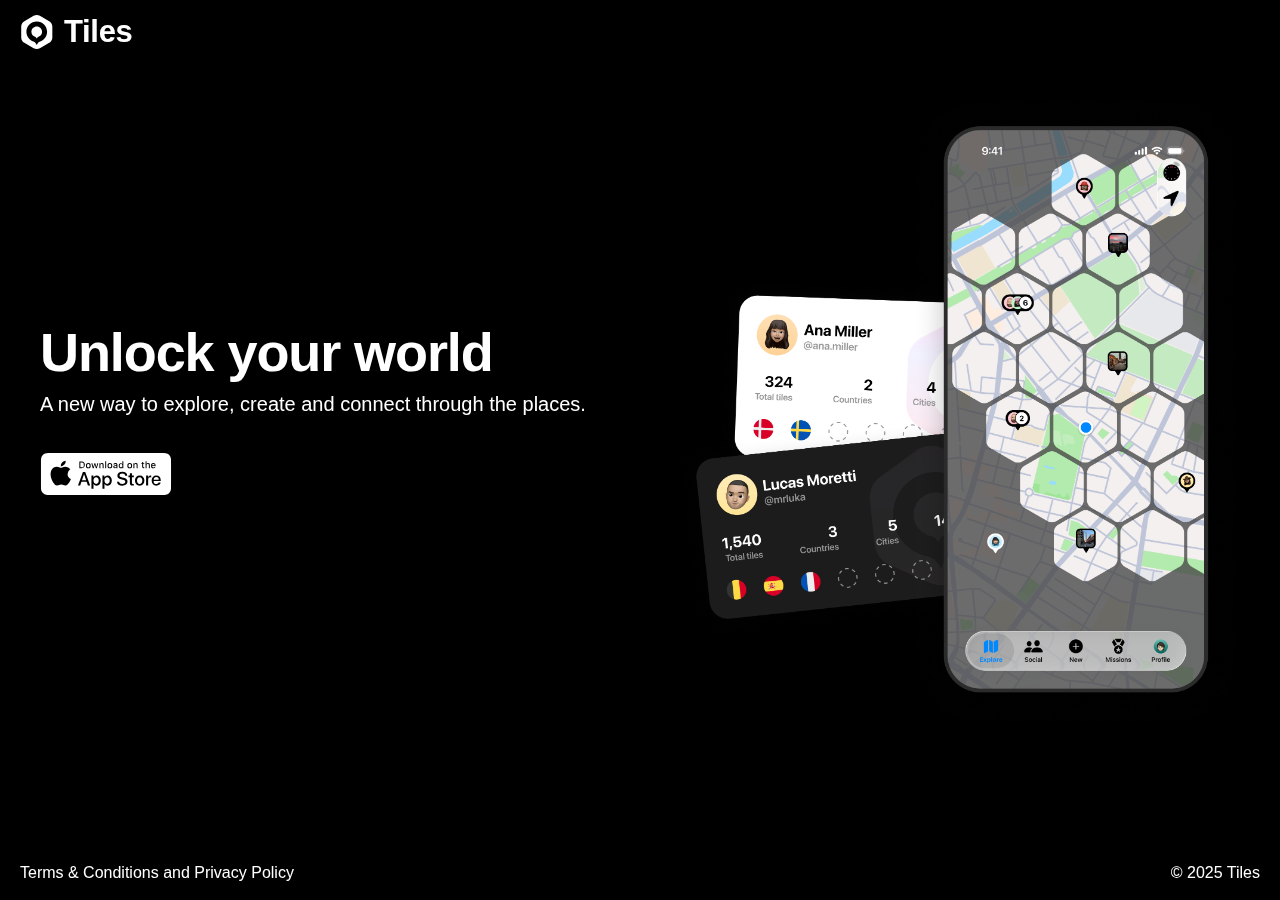
<file: index.html>
<!DOCTYPE html>
<html lang="en">
  <head>
    <meta charset="utf-8" />
    <meta name="viewport" content="width=device-width, initial-scale=1" />
    <title>Tiles — Unlock your world</title>
    <meta name="description" content="Tiles for iOS — simple, elegant, and native. Available now on the App Store." />
    <meta property="og:title" content="Tiles" />
    <meta property="og:description" content="Unlock your world" />
    <meta property="og:type" content="website" />
    <meta property="og:url" content="https://thetiles.app" />
    <meta property="og:site_name" content="Tiles" />
    <meta property="og:image" content="https://thetiles.app/assets/tiles%20banner%20share.jpg" />
    <meta property="og:image:width" content="1200" />
    <meta property="og:image:height" content="630" />
    <meta name="twitter:card" content="summary_large_image" />
    <meta name="twitter:image" content="https://thetiles.app/assets/tiles%20banner%20share.jpg" />
    <link rel="icon" href="assets/logo.svg" type="image/svg+xml" />
    <link rel="preload" href="assets/logo.svg" as="image" />
    <link rel="stylesheet" href="styles.css" />
  </head>
  <body>
    <header class="site-header">
      <div class="header-inner">
        <a class="brand" href="#" aria-label="Tiles home">
          <img src="assets/logo.svg" alt="Tiles logo" class="brand-logo" />
          <span class="brand-name">Tiles</span>
        </a>
        <nav class="top-actions" aria-label="Primary">
          <a class="icon-link" href="https://instagram.com/tilesapp" target="_blank" rel="noopener" aria-label="Instagram">
            <img class="icon" src="assets/InstagramLogo.svg" alt="Instagram" />
            <span class="sr-only">Instagram</span>
          </a>
          <a class="icon-link" href="https://www.threads.net/@tilesapp" target="_blank" rel="noopener" aria-label="Threads">
            <img class="icon" src="assets/ThreadsLogo.svg" alt="Threads" />
            <span class="sr-only">Threads</span>
          </a>
        </nav>
      </div>
    </header>

    <main>
      <section class="hero">
        <div class="hero-inner">
          <div class="hero-content">
            <div class="hero-text-wrapper">
              <div class="hero-copy">
                <h1 class="hero-title">Unlock your world</h1>
                <p class="hero-subtitle">A new way to explore, create and connect through the places.</p>
              </div>
              <a href="https://apps.apple.com/us/app/tiles-unlock-your-world/id6753957721" class="app-store-link hero-note-desktop" target="_blank" rel="noopener"><img src="assets/app-store-badge.svg" alt="Download on the App Store" class="app-store-badge" /></a>
            </div>
            <div class="hero-media">
              <img src="assets/full%20group.png" alt="Tiles on iPhone" class="hero-image" />
            </div>
            <a href="https://apps.apple.com/us/app/tiles-unlock-your-world/id6753957721" class="app-store-link hero-note-mobile" target="_blank" rel="noopener"><img src="assets/app-store-badge.svg" alt="Download on the App Store" class="app-store-badge" /></a>
          </div>
        </div>
      </section>
    </main>

    <footer class="site-footer">
      <div class="footer-inner">
        <div class="legal">
          <a href="legal" aria-label="Terms &amp; Conditions and Privacy Policy">Terms &amp; Conditions and Privacy Policy</a>
        </div>
        <div class="copyright">© 2025 Tiles</div>
      </div>
    </footer>
  </body>
</html>
</file>
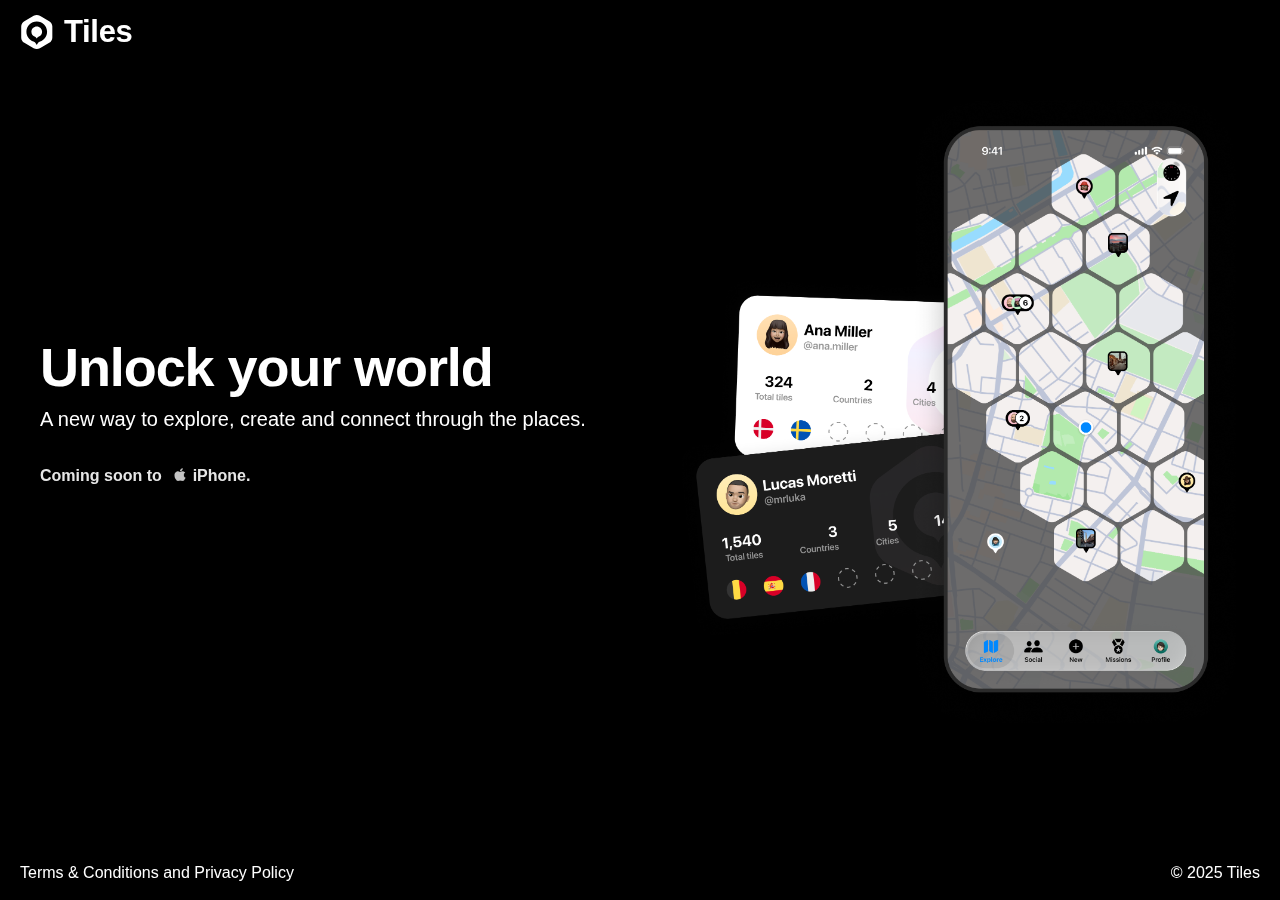
<file: homepage/index.html>
<!DOCTYPE html>
<html lang="en">
  <head>
    <meta charset="utf-8" />
    <meta name="viewport" content="width=device-width, initial-scale=1" />
    <title>Tiles — Unlock your world</title>
    <meta name="description" content="Tiles for iOS — simple, elegant, and native. Coming soon." />
    <meta property="og:title" content="Tiles — Unlock your world" />
    <meta property="og:description" content="Tiles for iOS — simple, elegant, and native. Coming soon." />
    <meta property="og:type" content="website" />
    <meta property="og:image" content="../assets/hero-preview.png" />
    <link rel="icon" href="../assets/logo.svg" type="image/svg+xml" />
    <link rel="preload" href="../assets/logo.svg" as="image" />
    <link rel="stylesheet" href="../styles.css" />
  </head>
  <body>
    <header class="site-header">
      <div class="header-inner">
        <a class="brand" href="../homepage" aria-label="Tiles home">
          <img src="../assets/logo.svg" alt="Tiles logo" class="brand-logo" />
          <span class="brand-name">Tiles</span>
        </a>
        <nav class="top-actions" aria-label="Primary">
          <a class="icon-link" href="https://instagram.com/tilesapp" target="_blank" rel="noopener" aria-label="Instagram">
            <img class="icon" src="../assets/InstagramLogo.svg" alt="Instagram" />
            <span class="sr-only">Instagram</span>
          </a>
          <a class="icon-link" href="https://www.threads.net/@tilesapp" target="_blank" rel="noopener" aria-label="Threads">
            <img class="icon" src="../assets/ThreadsLogo.svg" alt="Threads" />
            <span class="sr-only">Threads</span>
          </a>
        </nav>
      </div>
    </header>

    <main>
      <section class="hero">
        <div class="hero-inner">
          <div class="hero-content">
            <div class="hero-copy">
              <h1 class="hero-title">Unlock your world</h1>
              <p class="hero-subtitle">A new way to explore, create and connect through the places.</p>
              <p class="hero-note">Coming soon to <img src="../assets/apple.png" alt="" class="apple-icon" aria-hidden="true" /> iPhone.</p>
            </div>
            <div class="hero-media">
              <img src="../assets/full%20group.png" alt="Tiles on iPhone" class="hero-image" />
            </div>
          </div>
        </div>
      </section>
    </main>

    <footer class="site-footer">
      <div class="footer-inner">
        <div class="legal">
          <a href="../legal" aria-label="Terms &amp; Conditions and Privacy Policy">Terms &amp; Conditions and Privacy Policy</a>
        </div>
        <div class="copyright">© 2025 Tiles</div>
      </div>
    </footer>
  </body>
</html>
</file>
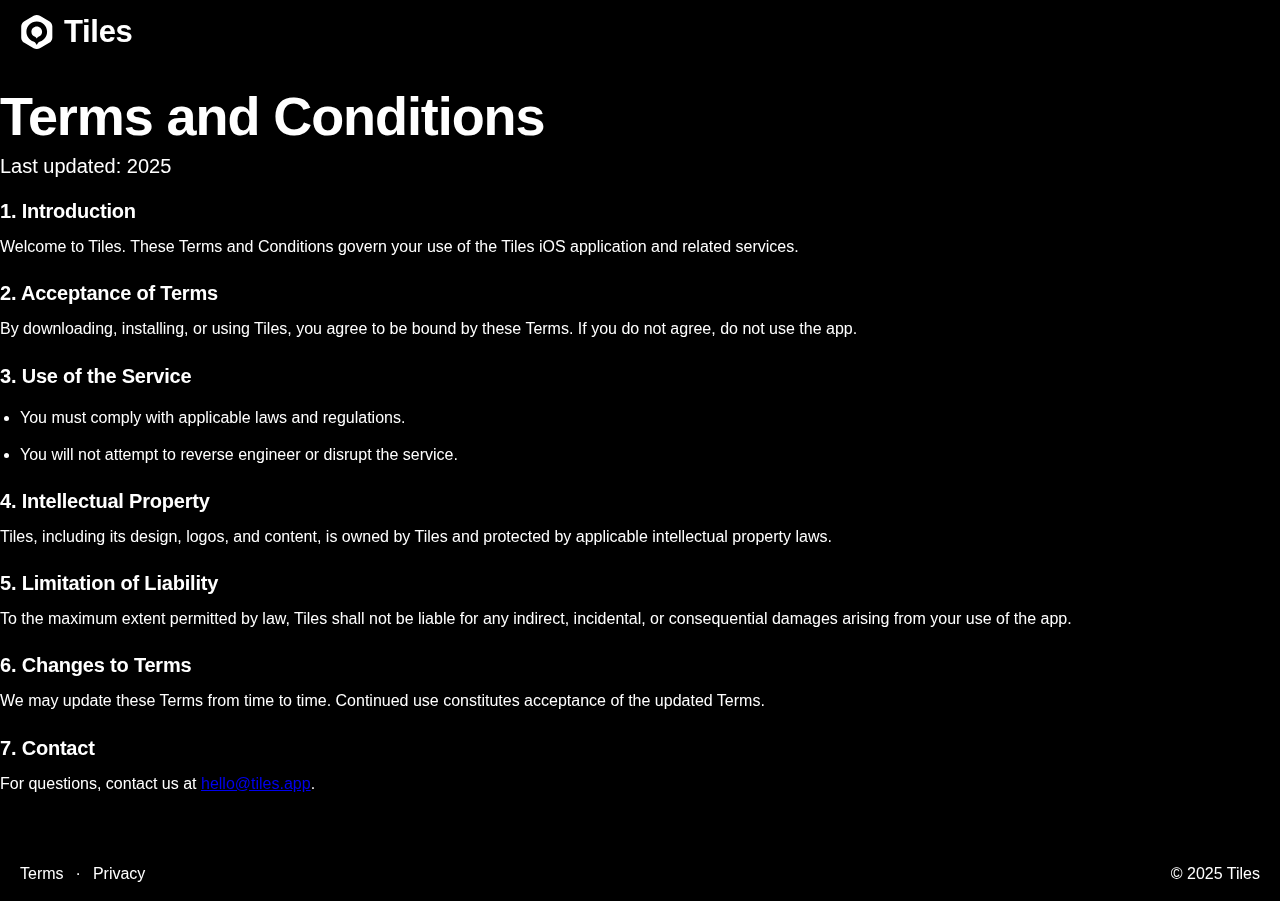
<file: legal/index.html>
<!DOCTYPE html>
<html lang="en">
  <head>
    <meta charset="utf-8" />
    <meta name="viewport" content="width=device-width, initial-scale=1" />
    <title>Tiles — Terms and Conditions</title>
    <meta name="description" content="Tiles Terms and Conditions" />
    <link rel="icon" href="../assets/logo.svg" type="image/svg+xml" />
    <link rel="stylesheet" href="../styles.css" />
    <style>
      .doc-wrapper { padding: 24px 0 8px; }
      .doc-content {
        border: none;
        border-radius: 0;
        background: transparent;
        padding: 0;
      }
      .doc-content h2 {
        margin: 22px 0 10px;
        font-size: 20px;
        letter-spacing: -0.01em;
      }
      .doc-content p, .doc-content li {
        color: var(--muted);
        line-height: 1.7;
        font-size: 16px;
        margin: 10px 0;
      }
      .doc-content ol, .doc-content ul {
        padding-left: 20px;
      }
    </style>
  </head>
  <body>
    <header class="site-header">
      <div class="header-inner">
        <a class="brand" href="/" aria-label="Tiles home">
          <img src="../assets/logo.svg" alt="Tiles logo" class="brand-logo" />
          <span class="brand-name">Tiles</span>
        </a>
        <nav class="top-actions" aria-label="Primary">
          <a class="icon-link" href="https://instagram.com/tilesapp" target="_blank" rel="noopener" aria-label="Instagram">
            <img class="icon" src="../assets/InstagramLogo.svg" alt="Instagram" />
            <span class="sr-only">Instagram</span>
          </a>
          <a class="icon-link" href="https://www.threads.net/@tilesapp" target="_blank" rel="noopener" aria-label="Threads">
            <img class="icon" src="../assets/ThreadsLogo.svg" alt="Threads" />
            <span class="sr-only">Threads</span>
          </a>
        </nav>
      </div>
    </header>

    <main>
      <section class="doc-wrapper">
          <h1 class="hero-title" style="margin-bottom: 10px;">Terms and Conditions</h1>
          <p class="hero-subtitle" style="margin-bottom: 18px;">Last updated: 2025</p>
          <article class="doc-content" id="terms-content">
            <h2>1. Introduction</h2>
            <p>Welcome to Tiles. These Terms and Conditions govern your use of the Tiles iOS application and related services.</p>

            <h2>2. Acceptance of Terms</h2>
            <p>By downloading, installing, or using Tiles, you agree to be bound by these Terms. If you do not agree, do not use the app.</p>

            <h2>3. Use of the Service</h2>
            <ul>
              <li>You must comply with applicable laws and regulations.</li>
              <li>You will not attempt to reverse engineer or disrupt the service.</li>
            </ul>

            <h2>4. Intellectual Property</h2>
            <p>Tiles, including its design, logos, and content, is owned by Tiles and protected by applicable intellectual property laws.</p>

            <h2>5. Limitation of Liability</h2>
            <p>To the maximum extent permitted by law, Tiles shall not be liable for any indirect, incidental, or consequential damages arising from your use of the app.</p>

            <h2>6. Changes to Terms</h2>
            <p>We may update these Terms from time to time. Continued use constitutes acceptance of the updated Terms.</p>

            <h2>7. Contact</h2>
            <p>For questions, contact us at <a href="mailto:hello@tiles.app">hello@tiles.app</a>.</p>
          </article>
      </section>
    </main>

    <footer class="site-footer">
      <div class="footer-inner">
        <div class="legal">
          <a href="../legal" aria-label="Terms and Conditions">Terms</a>
          <span aria-hidden="true">·</span>
          <a href="../Tiles_Privacy_Policy_Formal_2025.pdf" aria-label="Privacy Policy">Privacy</a>
        </div>
        <div class="copyright">© 2025 Tiles</div>
      </div>
    </footer>
  </body>
</html>
</file>
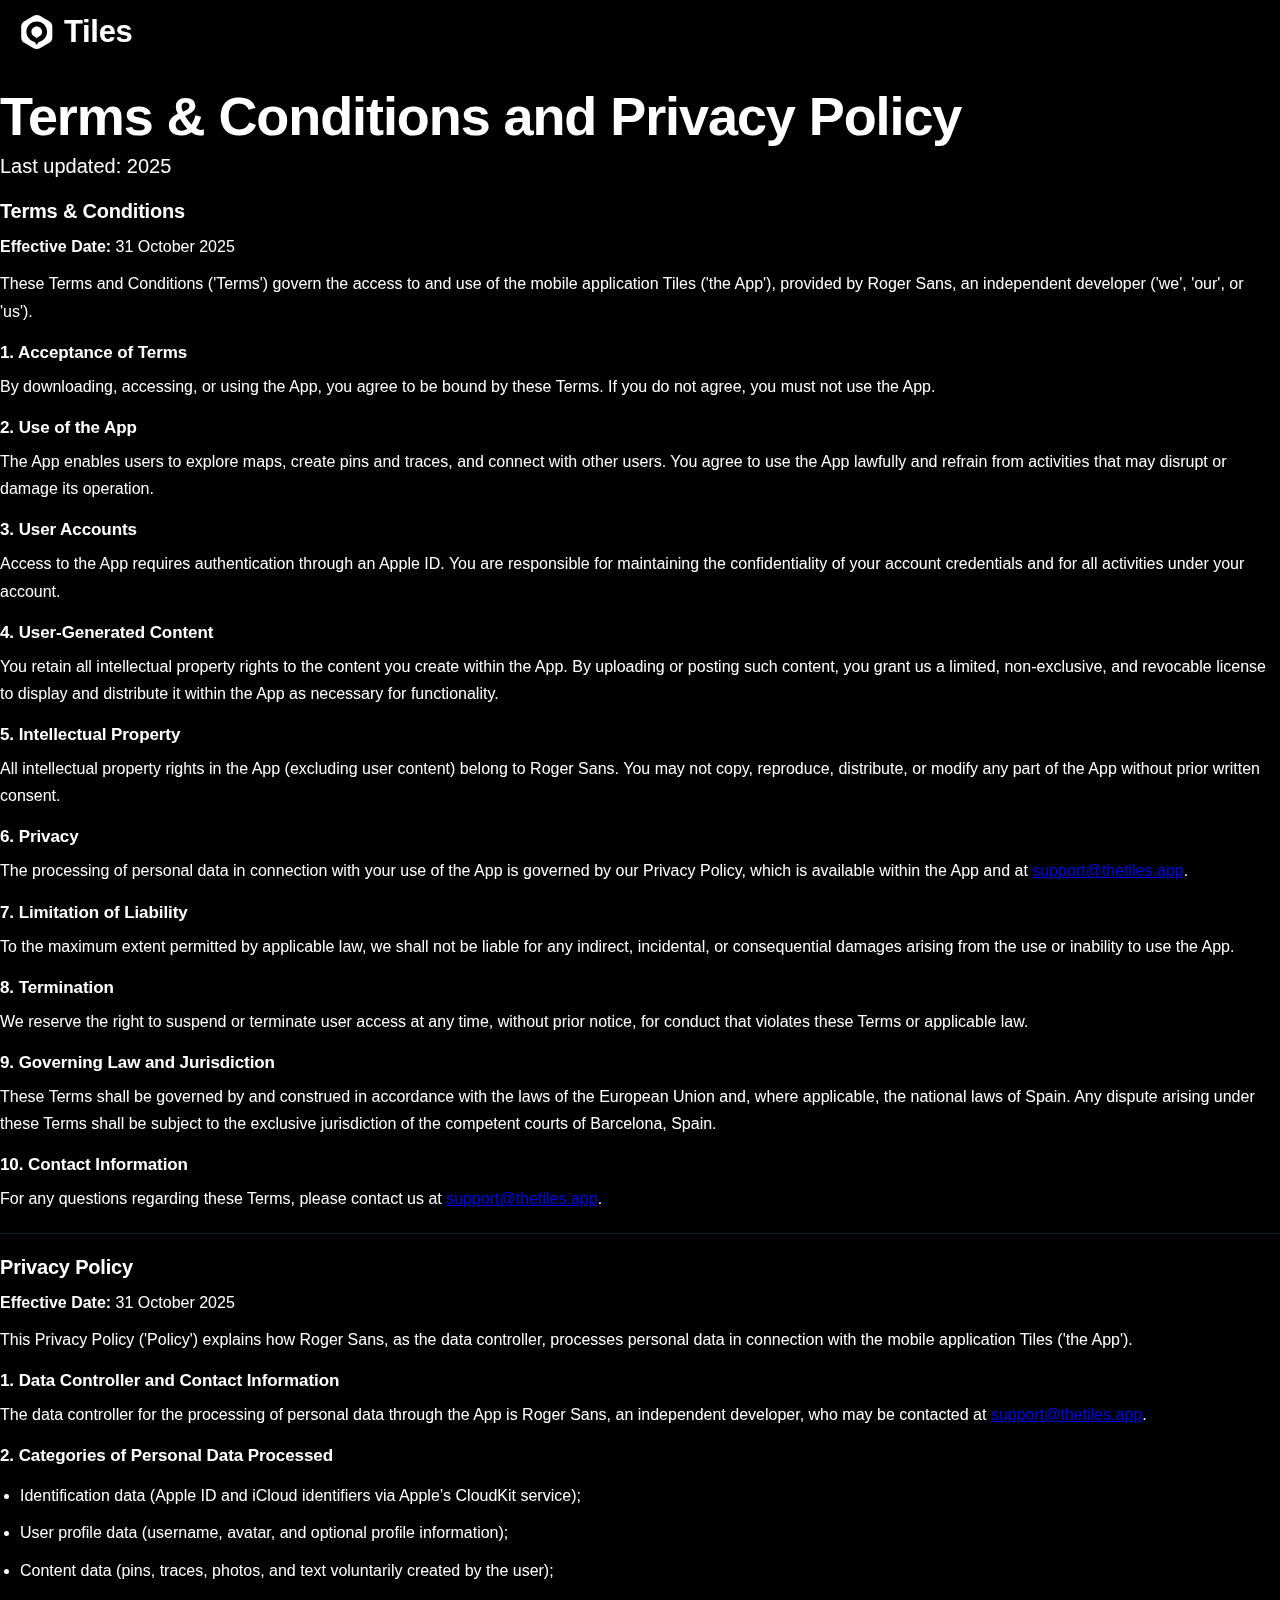
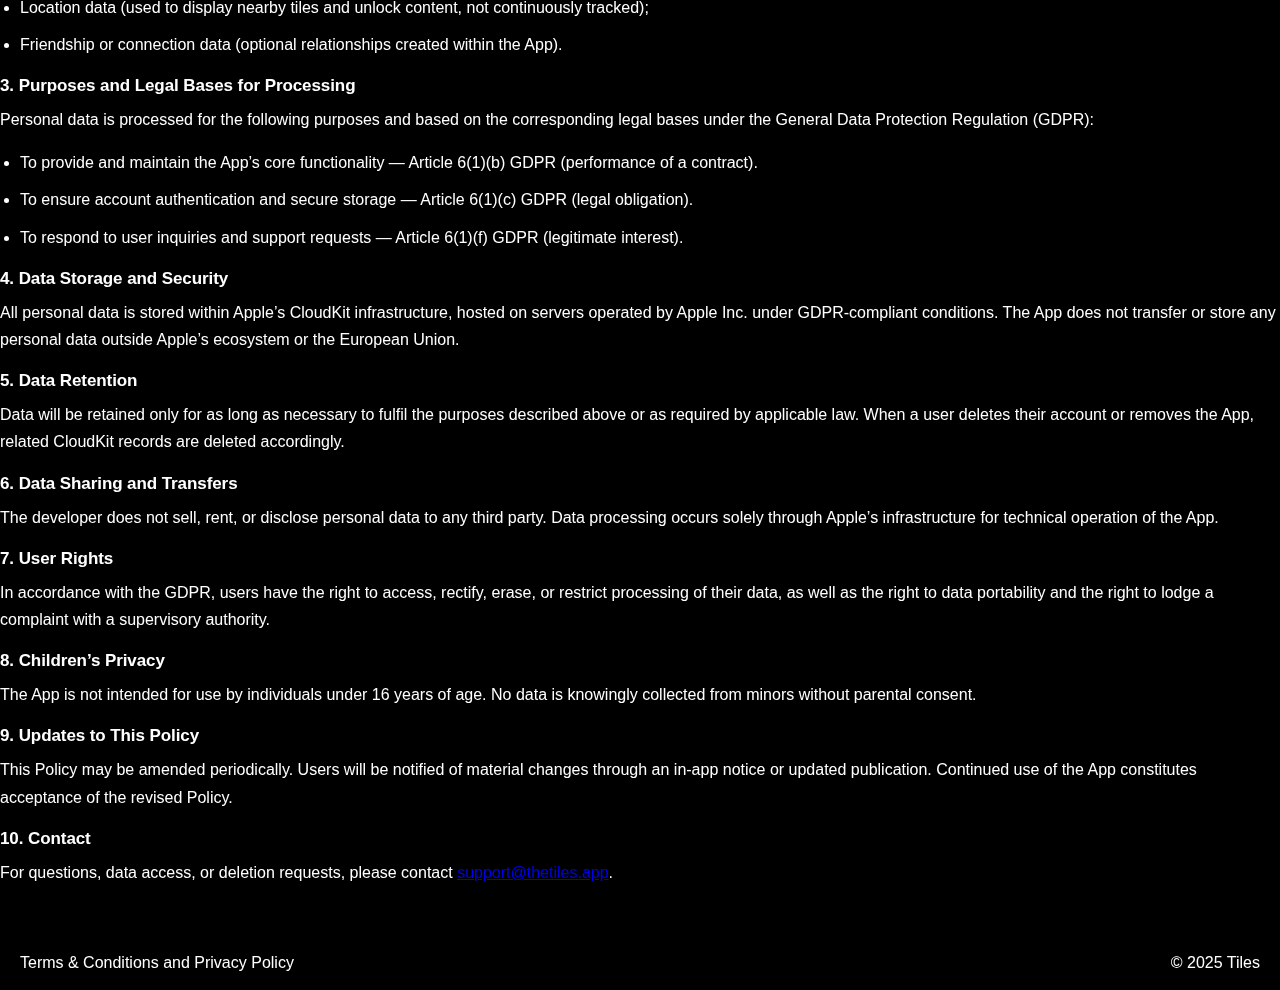
<file: legal.html>
<!DOCTYPE html>
<html lang="en">
  <head>
    <meta charset="utf-8" />
    <meta name="viewport" content="width=device-width, initial-scale=1" />
    <title>Tiles — Terms & Privacy</title>
    <meta name="description" content="Tiles Terms & Conditions and Privacy Policy" />
    <meta property="og:title" content="Tiles" />
    <meta property="og:description" content="Unlock your world" />
    <meta property="og:type" content="website" />
    <meta property="og:url" content="https://thetiles.app/legal.html" />
    <meta property="og:site_name" content="Tiles" />
    <meta property="og:image" content="https://thetiles.app/assets/tiles%20banner%20share.jpg" />
    <meta property="og:image:width" content="1200" />
    <meta property="og:image:height" content="630" />
    <meta name="twitter:card" content="summary_large_image" />
    <meta name="twitter:image" content="https://thetiles.app/assets/tiles%20banner%20share.jpg" />
    <link rel="icon" href="assets/logo.svg" type="image/svg+xml" />
    <link rel="stylesheet" href="styles.css" />
    <style>
      .doc-wrapper { padding: 24px 0 8px; }
      .doc-content {
        border: none;
        border-radius: 0;
        background: transparent;
        padding: 0;
      }
      .doc-content h2 {
        margin: 22px 0 10px;
        font-size: 20px;
        letter-spacing: -0.01em;
      }
      .doc-content h3 {
        margin: 18px 0 8px;
        font-size: 17px;
        letter-spacing: -0.005em;
      }
      .doc-content p, .doc-content li {
        color: var(--muted);
        line-height: 1.7;
        font-size: 16px;
        margin: 10px 0;
      }
      .doc-content ol, .doc-content ul {
        padding-left: 20px;
      }
      .divider {
        height: 1px;
        background: var(--border);
        margin: 20px 0;
      }
    </style>
  </head>
  <body>
    <header class="site-header">
      <div class="header-inner">
        <a class="brand" href="https://thetiles.app" aria-label="Tiles home">
          <img src="assets/logo.svg" alt="Tiles logo" class="brand-logo" />
          <span class="brand-name">Tiles</span>
        </a>
        <nav class="top-actions" aria-label="Primary">
          <a class="icon-link" href="https://instagram.com/tilesapp" target="_blank" rel="noopener" aria-label="Instagram">
            <img class="icon" src="assets/InstagramLogo.svg" alt="Instagram" />
            <span class="sr-only">Instagram</span>
          </a>
          <a class="icon-link" href="https://www.threads.net/@tilesapp" target="_blank" rel="noopener" aria-label="Threads">
            <img class="icon" src="assets/ThreadsLogo.svg" alt="Threads" />
            <span class="sr-only">Threads</span>
          </a>
        </nav>
      </div>
    </header>

    <main>
      <section class="doc-wrapper">
          <h1 class="hero-title" style="margin-bottom: 10px;">Terms &amp; Conditions and Privacy Policy</h1>
          <p class="hero-subtitle" style="margin-bottom: 18px;">Last updated: 2025</p>
          <article class="doc-content" id="legal-content">
            <h2 id="terms">Terms &amp; Conditions</h2>
            <p><strong>Effective Date:</strong> 31 October 2025</p>
            <p>These Terms and Conditions ('Terms') govern the access to and use of the mobile application Tiles ('the App'), provided by Roger Sans, an independent developer ('we', 'our', or 'us').</p>
            <h3>1. Acceptance of Terms</h3>
            <p>By downloading, accessing, or using the App, you agree to be bound by these Terms. If you do not agree, you must not use the App.</p>
            <h3>2. Use of the App</h3>
            <p>The App enables users to explore maps, create pins and traces, and connect with other users. You agree to use the App lawfully and refrain from activities that may disrupt or damage its operation.</p>
            <h3>3. User Accounts</h3>
            <p>Access to the App requires authentication through an Apple ID. You are responsible for maintaining the confidentiality of your account credentials and for all activities under your account.</p>
            <h3>4. User-Generated Content</h3>
            <p>You retain all intellectual property rights to the content you create within the App. By uploading or posting such content, you grant us a limited, non-exclusive, and revocable license to display and distribute it within the App as necessary for functionality.</p>
            <h3>5. Intellectual Property</h3>
            <p>All intellectual property rights in the App (excluding user content) belong to Roger Sans. You may not copy, reproduce, distribute, or modify any part of the App without prior written consent.</p>
            <h3>6. Privacy</h3>
            <p>The processing of personal data in connection with your use of the App is governed by our Privacy Policy, which is available within the App and at <a href="mailto:support@thetiles.app">support@thetiles.app</a>.</p>
            <h3>7. Limitation of Liability</h3>
            <p>To the maximum extent permitted by applicable law, we shall not be liable for any indirect, incidental, or consequential damages arising from the use or inability to use the App.</p>
            <h3>8. Termination</h3>
            <p>We reserve the right to suspend or terminate user access at any time, without prior notice, for conduct that violates these Terms or applicable law.</p>
            <h3>9. Governing Law and Jurisdiction</h3>
            <p>These Terms shall be governed by and construed in accordance with the laws of the European Union and, where applicable, the national laws of Spain. Any dispute arising under these Terms shall be subject to the exclusive jurisdiction of the competent courts of Barcelona, Spain.</p>
            <h3>10. Contact Information</h3>
            <p>For any questions regarding these Terms, please contact us at <a href="mailto:support@thetiles.app">support@thetiles.app</a>.</p>

            <div class="divider"></div>

            <h2 id="privacy">Privacy Policy</h2>
            <p><strong>Effective Date:</strong> 31 October 2025</p>
            <p>This Privacy Policy ('Policy') explains how Roger Sans, as the data controller, processes personal data in connection with the mobile application Tiles ('the App').</p>
            <h3>1. Data Controller and Contact Information</h3>
            <p>The data controller for the processing of personal data through the App is Roger Sans, an independent developer, who may be contacted at <a href="mailto:support@thetiles.app">support@thetiles.app</a>.</p>
            <h3>2. Categories of Personal Data Processed</h3>
            <ul>
              <li>Identification data (Apple ID and iCloud identifiers via Apple’s CloudKit service);</li>
              <li>User profile data (username, avatar, and optional profile information);</li>
              <li>Content data (pins, traces, photos, and text voluntarily created by the user);</li>
              <li>Location data (used to display nearby tiles and unlock content, not continuously tracked);</li>
              <li>Friendship or connection data (optional relationships created within the App).</li>
            </ul>
            <h3>3. Purposes and Legal Bases for Processing</h3>
            <p>Personal data is processed for the following purposes and based on the corresponding legal bases under the General Data Protection Regulation (GDPR):</p>
            <ul>
              <li>To provide and maintain the App’s core functionality — Article 6(1)(b) GDPR (performance of a contract).</li>
              <li>To ensure account authentication and secure storage — Article 6(1)(c) GDPR (legal obligation).</li>
              <li>To respond to user inquiries and support requests — Article 6(1)(f) GDPR (legitimate interest).</li>
            </ul>
            <h3>4. Data Storage and Security</h3>
            <p>All personal data is stored within Apple’s CloudKit infrastructure, hosted on servers operated by Apple Inc. under GDPR-compliant conditions. The App does not transfer or store any personal data outside Apple’s ecosystem or the European Union.</p>
            <h3>5. Data Retention</h3>
            <p>Data will be retained only for as long as necessary to fulfil the purposes described above or as required by applicable law. When a user deletes their account or removes the App, related CloudKit records are deleted accordingly.</p>
            <h3>6. Data Sharing and Transfers</h3>
            <p>The developer does not sell, rent, or disclose personal data to any third party. Data processing occurs solely through Apple’s infrastructure for technical operation of the App.</p>
            <h3>7. User Rights</h3>
            <p>In accordance with the GDPR, users have the right to access, rectify, erase, or restrict processing of their data, as well as the right to data portability and the right to lodge a complaint with a supervisory authority.</p>
            <h3>8. Children’s Privacy</h3>
            <p>The App is not intended for use by individuals under 16 years of age. No data is knowingly collected from minors without parental consent.</p>
            <h3>9. Updates to This Policy</h3>
            <p>This Policy may be amended periodically. Users will be notified of material changes through an in-app notice or updated publication. Continued use of the App constitutes acceptance of the revised Policy.</p>
            <h3>10. Contact</h3>
            <p>For questions, data access, or deletion requests, please contact <a href="mailto:support@thetiles.app">support@thetiles.app</a>.</p>
          </article>
      </section>
    </main>

    <footer class="site-footer">
      <div class="footer-inner">
        <div class="legal">
          <a href="legal.html" aria-label="Terms &amp; Conditions and Privacy Policy">Terms &amp; Conditions and Privacy Policy</a>
        </div>
        <div class="copyright">© 2025 Tiles</div>
      </div>
    </footer>
  </body>
  </html>
</file>
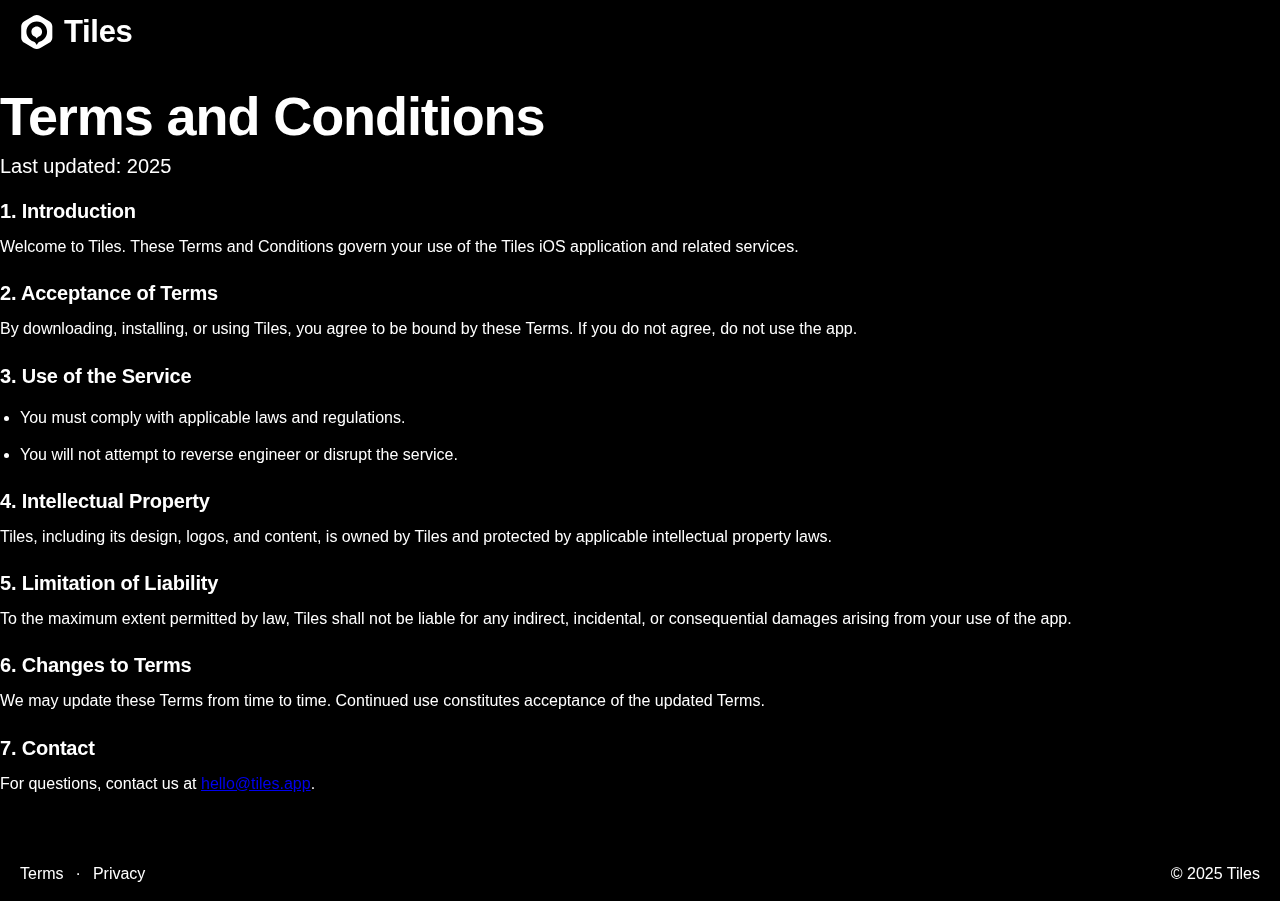
<file: terms.html>
<!DOCTYPE html>
<html lang="en">
  <head>
    <meta charset="utf-8" />
    <meta name="viewport" content="width=device-width, initial-scale=1" />
    <title>Tiles — Terms and Conditions</title>
    <meta name="description" content="Tiles Terms and Conditions" />
    <link rel="icon" href="assets/logo.svg" type="image/svg+xml" />
    <link rel="stylesheet" href="styles.css" />
    <style>
      .doc-wrapper { padding: 24px 0 8px; }
      .doc-content {
        border: none;
        border-radius: 0;
        background: transparent;
        padding: 0;
      }
      .doc-content h2 {
        margin: 22px 0 10px;
        font-size: 20px;
        letter-spacing: -0.01em;
      }
      .doc-content p, .doc-content li {
        color: var(--muted);
        line-height: 1.7;
        font-size: 16px;
        margin: 10px 0;
      }
      .doc-content ol, .doc-content ul {
        padding-left: 20px;
      }
    </style>
  </head>
  <body>
    <header class="site-header">
      <div class="header-inner">
        <a class="brand" href="https://thetiles.app" aria-label="Tiles home">
          <img src="assets/logo.svg" alt="Tiles logo" class="brand-logo" />
          <span class="brand-name">Tiles</span>
        </a>
        <nav class="top-actions" aria-label="Primary">
          <a class="icon-link" href="https://instagram.com/tilesapp" target="_blank" rel="noopener" aria-label="Instagram">
            <img class="icon" src="assets/InstagramLogo.svg" alt="Instagram" />
            <span class="sr-only">Instagram</span>
          </a>
          <a class="icon-link" href="https://www.threads.net/@tilesapp" target="_blank" rel="noopener" aria-label="Threads">
            <img class="icon" src="assets/ThreadsLogo.svg" alt="Threads" />
            <span class="sr-only">Threads</span>
          </a>
        </nav>
      </div>
    </header>

    <main>
      <section class="doc-wrapper">
          <h1 class="hero-title" style="margin-bottom: 10px;">Terms and Conditions</h1>
          <p class="hero-subtitle" style="margin-bottom: 18px;">Last updated: 2025</p>
          <article class="doc-content" id="terms-content">
            <h2>1. Introduction</h2>
            <p>Welcome to Tiles. These Terms and Conditions govern your use of the Tiles iOS application and related services.</p>

            <h2>2. Acceptance of Terms</h2>
            <p>By downloading, installing, or using Tiles, you agree to be bound by these Terms. If you do not agree, do not use the app.</p>

            <h2>3. Use of the Service</h2>
            <ul>
              <li>You must comply with applicable laws and regulations.</li>
              <li>You will not attempt to reverse engineer or disrupt the service.</li>
            </ul>

            <h2>4. Intellectual Property</h2>
            <p>Tiles, including its design, logos, and content, is owned by Tiles and protected by applicable intellectual property laws.</p>

            <h2>5. Limitation of Liability</h2>
            <p>To the maximum extent permitted by law, Tiles shall not be liable for any indirect, incidental, or consequential damages arising from your use of the app.</p>

            <h2>6. Changes to Terms</h2>
            <p>We may update these Terms from time to time. Continued use constitutes acceptance of the updated Terms.</p>

            <h2>7. Contact</h2>
            <p>For questions, contact us at <a href="mailto:hello@tiles.app">hello@tiles.app</a>.</p>
          </article>
      </section>
    </main>

    <footer class="site-footer">
      <div class="footer-inner">
        <div class="legal">
          <a href="legal" aria-label="Terms and Conditions">Terms</a>
          <span aria-hidden="true">·</span>
          <a href="Tiles_Privacy_Policy_Formal_2025.pdf" aria-label="Privacy Policy">Privacy</a>
        </div>
        <div class="copyright">© 2025 Tiles</div>
      </div>
    </footer>
  </body>
  </html>
</file>
<file: styles.css>
/* Base - iOS-inspired */
:root {
  --bg: #000000;
  --text: #ffffff;
  --muted: #ffffff;
  --border: #111827;
  --brand-1: #0ea5e9;
  --brand-2: #6366f1;
  --surface: #000000;
}
@media (prefers-color-scheme: dark) {
  :root {
    --bg: #000000;
    --text: #ffffff;
    --muted: #ffffff;
    --border: #111827;
    --surface: #000000;
  }
}

* { box-sizing: border-box; }
html, body {
  margin: 0;
  padding: 0;
  background: var(--bg);
  color: var(--text);
  font-family: -apple-system, BlinkMacSystemFont, "SF Pro Text", "SF Pro Display", "Helvetica Neue", Helvetica, Arial, sans-serif;
  -webkit-font-smoothing: antialiased;
  -moz-osx-font-smoothing: grayscale;
  text-rendering: optimizeLegibility;
  min-height: 100%;
}
html {
  height: 100%;
}
body {
  min-height: 100vh;
  display: flex;
  flex-direction: column;
}

main { flex: 1; }

.container {
  width: 100%;
  max-width: 1120px;
  margin: 0 auto;
  padding: 0 20px;
}
/* Apply layout constraints directly to inner sections (containers removed) */
.header-inner,
.hero-inner,
.footer-inner,
.doc-wrapper {
  width: 100%;
  max-width: 1440px;
  margin: 0 auto;
  padding: 0 20px;
}

/* Header */
.site-header {
  position: sticky;
  top: 0;
  backdrop-filter: saturate(180%) blur(12px);
  background: color-mix(in srgb, var(--bg) 85%, transparent);
  z-index: 10;
}
.header-inner {
  display: flex;
  align-items: center;
  justify-content: space-between;
  height: 64px;
}
.brand {
  display: inline-flex;
  align-items: center;
  gap: 10px;
  text-decoration: none;
  color: inherit;
}
.brand-logo {
  width: 34px;
  height: 34px;
  border-radius: 8px;
}
.brand-name {
  font-weight: 700;
  font-size: 31px;
  letter-spacing: -0.01em;
}
.top-actions {
  display: inline-flex;
  align-items: center;
  gap: 6px;
}
/* Temporarily hide social icons */
.top-actions { display: none; }
.icon-link {
  width: 42px;
  height: 42px;
  border-radius: 6px;
  display: inline-flex;
  align-items: center;
  justify-content: center;
  color: inherit;
  text-decoration: none;
  border: none;
  background: transparent;
  box-shadow: none;
  transition: transform 160ms ease;
}
.icon-link:hover { transform: translateY(-1px); }
.icon {
  width: 22px;
  height: 22px;
  fill: currentColor;
}
.sr-only {
  position: absolute;
  width: 1px; height: 1px;
  padding: 0; margin: -1px;
  overflow: hidden; clip: rect(0, 0, 1px, 1px);
  white-space: nowrap; border: 0;
}

/* Hero */
.hero {
  padding: 0 0 24px;
  min-height: 80vh;
  display: flex;
  align-items: center;
}
.hero-inner {
  display: flex;
  align-items: center;
  justify-content: center;
  height: auto;
}
.hero-content {
  width: 100%;
  max-width: 1440px;
  display: grid;
  grid-template-columns: 1.1fr 1fr;
  align-items: center;
  gap: 28px;
  padding: 0 20px;
}
.hero-title {
  font-size: clamp(32px, 5vw, 54px);
  line-height: 1.06;
  letter-spacing: -0.02em;
  margin: 0 0 12px;
}
.hero-subtitle {
  margin: 0;
  font-size: clamp(16px, 2.2vw, 20px);
  color: var(--muted);
}
.hero-note {
  margin: 36px 0 0;
  font-size: 16px;
  color: var(--muted);
  opacity: 0.9;
  font-weight: 600;
}
.apple-icon {
  width: 16px;
  height: 16px;
  vertical-align: -2px;
  margin: 0 0 0 6px;
  color: currentColor;
}
.app-store-link {
  display: inline-block;
  margin: 36px 0 0;
  transition: opacity 0.2s ease, transform 0.2s ease;
}
.app-store-link:hover {
  opacity: 0.85;
  transform: scale(1.02);
}
.app-store-badge {
  height: 44px;
  width: auto;
}
.hero-media {
  display: flex;
  align-items: center;
  justify-content: center;
}
.hero-image {
  width: 100%;
  max-width: 760px;
  height: auto;
  max-height: 70vh;
  border-radius: 0;
  box-shadow:
    0 10px 30px rgba(0,0,0,0.08),
    0 20px 60px rgba(0,0,0,0.06);
  border: none;
  background: var(--surface);
}

/* Features */
.feature-list {
  margin-top: 64px;
  display: grid;
  gap: 34px;
}
.feature-item {
  display: grid;
  grid-template-columns: 1fr;
  align-items: center;
  column-gap: 10px;
  row-gap: 6px;
}
.feature-icon {
  width: 22px;
  height: 22px;
  grid-column: 1;
  grid-row: 1;
  margin-top: 0;
  display: none;
}
.feature-item h3 {
  margin: 0;
  font-size: 22px;
  font-weight: 700;
  letter-spacing: -0.01em;
  grid-column: 1;
  grid-row: 1;
}
.feature-item p {
  margin: 0;
  color: var(--muted);
  line-height: 1.7;
  font-size: 17px;
  grid-column: 1;
  grid-row: 2;
}

/* Footer */
.site-footer {
  padding: 18px 0;
  margin-top: 32px;
}
.footer-inner {
  display: flex;
  align-items: center;
  justify-content: space-between;
  gap: 12px;
  flex-wrap: wrap;
}
.legal {
  display: inline-flex;
  align-items: center;
  gap: 12px;
}
.legal a {
  color: var(--muted);
  text-decoration: none;
}
.legal a:hover { text-decoration: underline; }
.copyright {
  color: var(--muted);
}

/* Responsive */
@media (max-width: 900px) {
  .hero-inner { height: auto; }
  .hero-content {
    grid-template-columns: 1fr;
    gap: 22px;
  }
  .hero-text-wrapper {
    grid-row: 1;
  }
  .hero-note-desktop {
    display: none;
  }
  .hero-copy {
    text-align: center;
  }
  .hero-media {
    grid-row: 2;
  }
  .hero-note-mobile {
    grid-column: 1;
    grid-row: 3;
    text-align: center;
    margin: 24px 0 0;
    display: block;
  }
  .hero-image {
    max-width: 420px;
    max-height: 66vh;
  }
  .hero {
    padding-top: 0;
    min-height: 72vh;
    display: flex;
    align-items: center;
  }
  .header-inner {
    height: 56px;
  }
  .footer-inner {
    flex-direction: column;
    align-items: center;
    gap: 8px;
  }
  .feature-list {
    justify-items: center;
  }
  /* Ensure feature icon and title stay together on one row */
  .feature-item {
    display: inline-flex;
    align-items: center;
    justify-content: center;
    gap: 8px;
    flex-wrap: wrap;
  }
  .feature-item h3 {
    display: inline-block;
    white-space: nowrap;
  }
  .feature-item p {
    text-align: center;
    width: 100%;
  }
}

/* Desktop horizontal alignment */
@media (min-width: 901px) {
  .hero-content {
    grid-template-columns: 1.1fr 1fr;
    align-items: center;
  }
  .hero-text-wrapper {
    grid-column: 1;
    grid-row: 1;
  }
  .hero-copy {
    text-align: left;
  }
  .hero-note-desktop {
    text-align: left;
    margin: 36px 0 0;
    display: block;
  }
  .hero-note-mobile {
    display: none;
  }
  .hero-media {
    justify-self: center;
    display: flex;
    align-items: center;
    justify-content: center;
    grid-column: 2;
    grid-row: 1;
  }
}
</file>
